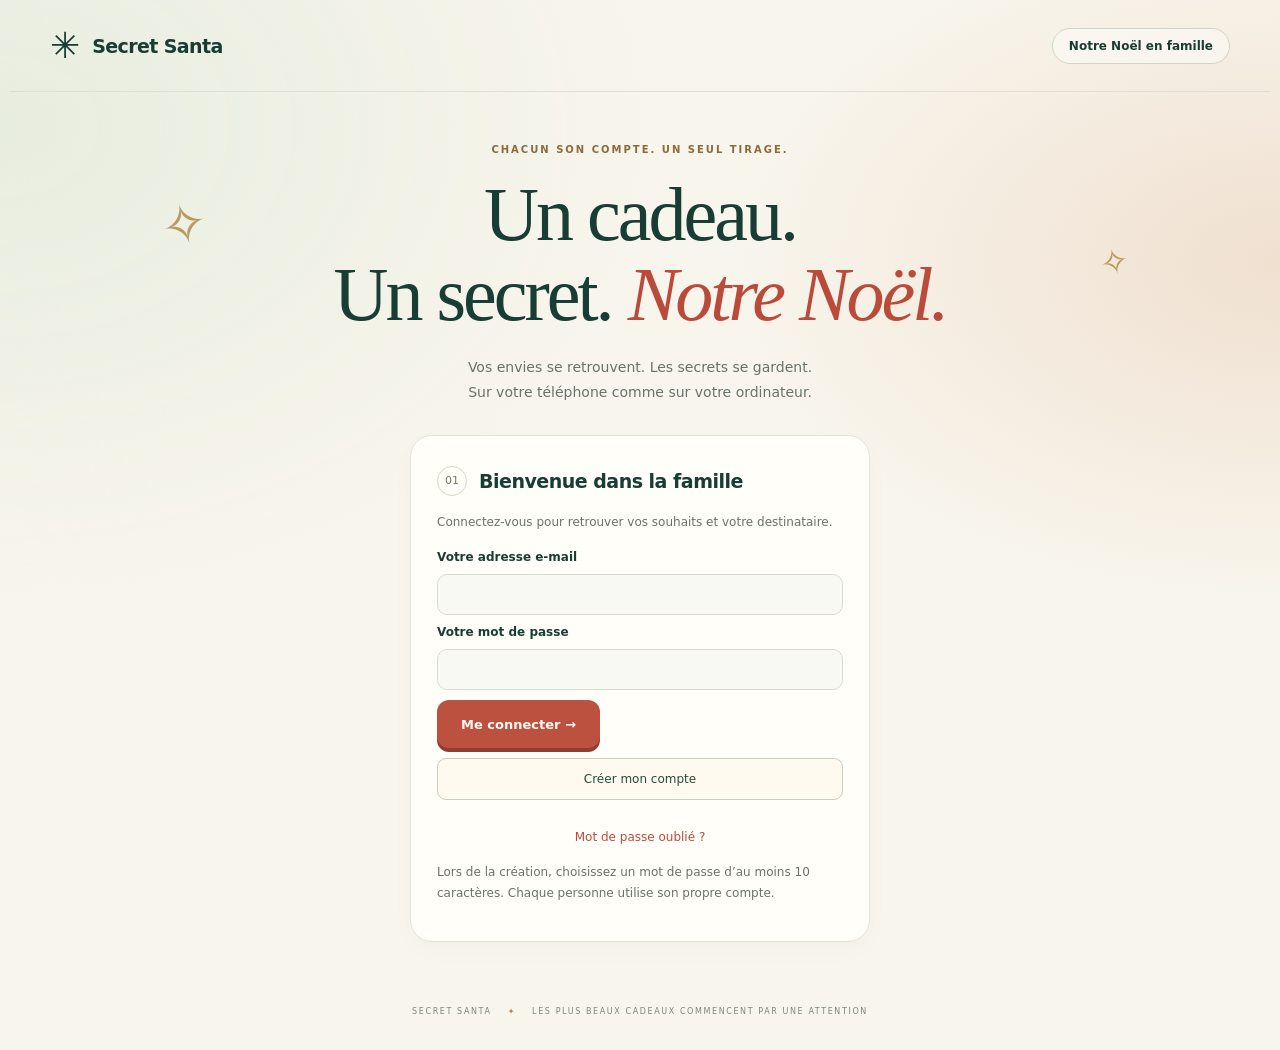
<file: index.html>
<!doctype html><html lang="fr"><head><meta charset="utf-8"><meta name="viewport" content="width=device-width,initial-scale=1"><meta name="referrer" content="no-referrer"><meta name="theme-color" content="#153e35"><title>Secret Santa — Notre Noël en famille</title><link rel="stylesheet" href="style.css"></head><body>
<header><a class="brand" href="./">✳ <span>Secret Santa</span></a><span class="tag">Notre Noël en famille</span></header>
<main><section class="intro"><span class="eyebrow">CHACUN SON COMPTE. UN SEUL TIRAGE.</span><h1>Un cadeau.<br>Un secret. <em>Notre Noël.</em></h1><p>Vos envies se retrouvent. Les secrets se gardent.<br>Sur votre téléphone comme sur votre ordinateur.</p></section>
<p id="message" class="notice" role="status" aria-live="polite"></p>
<section id="configuration" class="panel auth-panel" hidden><h2>Relions votre espace familial</h2><p class="muted">L’organisateur doit encore relier le site à son projet Supabase. Les comptes et la sauvegarde partagée ne sont pas encore activés.</p><p class="muted">Les étapes sont dans le guide SUPABASE.md du dépôt. Aucune clé secrète ne doit être ajoutée au site.</p></section>
<section id="auth" class="panel auth-panel" hidden><div class="section-title"><span class="step">01</span><h2>Bienvenue dans la famille</h2></div><p class="muted">Connectez-vous pour retrouver vos souhaits et votre destinataire.</p><p id="invite-hint" class="budget-badge" hidden>Une invitation vous attend. Connectez-vous ou créez un compte pour la rejoindre.</p><form id="auth-form" class="stack"><label for="email">Votre adresse e-mail</label><input id="email" type="email" required autocomplete="email" maxlength="254"><label for="password">Votre mot de passe</label><input id="password" type="password" required minlength="10" autocomplete="current-password"><button id="login" class="primary" type="submit">Me connecter →</button><button id="signup" class="secondary" type="button">Créer mon compte</button><button id="forgot" class="text-button" type="button">Mot de passe oublié ?</button></form><p class="muted">Lors de la création, choisissez un mot de passe d’au moins 10 caractères. Chaque personne utilise son propre compte.</p></section>
<section id="recovery" class="panel auth-panel" hidden><h2>Nouveau mot de passe</h2><form id="recovery-form" class="stack"><label for="new-password">Au moins 10 caractères</label><input id="new-password" type="password" minlength="10" required autocomplete="new-password"><button class="primary">Enregistrer mon mot de passe</button></form></section>
<div id="account" class="account-bar" hidden><span id="account-email"></span><button id="logout" class="secondary">Me déconnecter</button></div>
<section id="welcome" class="panel auth-panel" hidden><h2>Votre Noël commence ici</h2><p class="muted">Si un proche a déjà créé la famille, ouvrez son lien d’invitation personnel. Sinon, créez votre espace.</p><form id="create-form" class="stack"><label for="family-name">Nom de votre espace</label><input id="family-name" value="Notre Noël en famille" required maxlength="60"><label for="my-name">Je suis…</label><select id="my-name"><option>Théo</option><option>Eva</option><option>Lea</option><option>Elio</option><option>Lucas</option><option>Ella</option></select><button class="primary">Créer notre famille →</button></form></section>
<section id="family" hidden><div class="family-heading"><div><span class="eyebrow">VOTRE ESPACE PARTAGÉ</span><h2 id="family-title"></h2></div><label>Ma famille <select id="family-select" aria-label="Choisir une famille"></select></label><span id="sync-state" class="muted" role="status"></span></div>
<div class="layout"><section class="panel"><div class="section-title"><span class="step">01</span><h2>Les invités</h2></div><p class="muted" id="members-hint"></p><ul id="participants"></ul><p class="rules" id="joined-count"></p><div id="owner-budget" hidden><label for="budget">Budget maximum commun (€)</label><form id="budget-form"><input id="budget" type="number" min="0" max="100000" step="0.01" required value="50" inputmode="decimal"><button class="secondary">Enregistrer</button></form></div><p id="common-budget" class="budget-badge"></p></section>
<section class="roulette-panel"><div class="roulette-heading"><span class="eyebrow">UN TIRAGE. UN SECRET POUR CHACUN.</span><span class="spark">✧</span></div><div class="wheel-wrap"><div class="pointer"></div><div id="wheel" class="wheel"></div><div class="wheel-center">🎁<small>SECRET SANTA</small></div></div><div class="action"><span id="progress" class="eyebrow"></span><h2 id="turn" tabindex="-1"></h2><p id="hint"></p><button id="draw" class="primary" hidden>Effectuer le tirage familial →</button><button id="spin" class="primary" hidden>Découvrir mon destinataire →</button></div></section></div>
<section class="gift-settings"><div class="section-title"><span class="step">02</span><h2>Mes envies, mes petits indices</h2></div><p class="muted">Vos souhaits sont visibles dans la famille. Vous seul pouvez modifier les vôtres. Les modifications se synchronisent en quelques secondes.</p><form id="preferences-form" class="stack"><label for="my-wishes">Ma liste de souhaits · une idée par ligne</label><textarea id="my-wishes" maxlength="1000" rows="4" placeholder="Un livre, un jeu, une sortie…"></textarea><label for="personal-budget">Mon plafond pour le cadeau que j’offre (€)</label><input id="personal-budget" type="number" min="0" max="100000" step="0.01" inputmode="decimal" placeholder="Utiliser le budget commun"><p class="muted">Le budget est verrouillé après le tirage. Vos souhaits peuvent toujours évoluer.</p><button class="primary">Enregistrer mes envies</button></form><h3>Les envies de la famille</h3><div id="wishlists" class="wish-grid"></div></section></section>
<footer>SECRET SANTA <span>✦</span> LES PLUS BEAUX CADEAUX COMMENCENT PAR UNE ATTENTION</footer></main>
<dialog id="reveal"><div class="gift">🎁</div><span id="giver" class="eyebrow"></span><h2>Vous offrez un cadeau à…</h2><strong id="recipient"></strong><p id="reveal-budget" class="budget-badge"></p><section class="recipient-wishes"><h3>Ses idées cadeaux</h3><ul id="reveal-wishes"></ul></section><p>Ce résultat est sauvegardé. Vous le retrouverez à votre prochaine connexion.</p><button id="next" class="primary">Garder mon secret et fermer</button></dialog>
<script src="config.js"></script><script type="module" src="app.js"></script></body></html>
</file>
<file: style.css>
:root{--ink:#183d33;--muted:#68736a;--cream:#f8f5ec;--red:#ba4b3b;--line:#dedfd4;font-family:ui-sans-serif,system-ui,-apple-system,"Segoe UI",sans-serif;color:var(--ink);background:var(--cream);font-synthesis:none}*{box-sizing:border-box}html{scroll-behavior:smooth}body{margin:0;background:radial-gradient(ellipse at 0 12%,#e7eddf 0,transparent 36%),radial-gradient(ellipse at 100% 25%,#f0e0d0 0,transparent 30%);min-height:100vh}button,input,textarea{font:inherit}button,a,input,textarea{-webkit-tap-highlight-color:transparent}button{cursor:pointer}button:disabled{cursor:default;opacity:.5}a{color:inherit}header{max-width:1260px;margin:auto;padding:25px 40px;display:flex;justify-content:space-between;align-items:center;border-bottom:1px solid var(--line);gap:16px}.brand{text-decoration:none;display:flex;align-items:center;gap:12px;font-size:36px}.brand>span{font-size:19px;font-weight:750;letter-spacing:-.6px}.tag{text-decoration:none;border:1px solid #cfd6c7;border-radius:99px;padding:10px 16px;font-size:12px;font-weight:600;background:#ffffff65}.tag:hover{background:white}main{max-width:1160px;margin:auto;padding:0 36px}.intro{padding:46px 0 30px;text-align:center;position:relative}.intro:before,.intro:after{content:'✧';position:absolute;color:#b99a5e;font-size:56px;top:100px;left:6%;transform:rotate(-15deg)}.intro:after{left:auto;right:5%;top:150px;font-size:35px}.eyebrow{font-size:10px;letter-spacing:2px;font-weight:750;color:#8b6b3c}h1{font-family:Georgia,"Times New Roman",serif;font-size:clamp(44px,6.2vw,76px);line-height:1.05;letter-spacing:-3px;font-weight:400;margin:18px 0}h1 em{font-weight:400;color:var(--red)}.intro p{font-size:14px;color:var(--muted);line-height:1.8;margin:20px 0 0}.journey{display:flex;justify-content:center;gap:36px;margin:4px 0 28px;font-size:11px;color:#617261}.journey span{padding:9px 0;border-bottom:2px solid #d5d9c9}.layout{display:grid;grid-template-columns:320px minmax(0,1fr);gap:24px;align-items:stretch}.panel{background:#fffef9;border:1px solid #e2e3d8;border-radius:22px;padding:26px;box-shadow:0 8px 24px #173d3306}.section-title{display:flex;align-items:center;gap:12px}h2{font-size:19px;font-weight:650;letter-spacing:-.5px;margin:8px 0}.step{display:grid;place-items:center;font-size:11px;border:1px solid #d4d8c8;border-radius:50%;width:30px;height:30px;flex-shrink:0;color:#70805e}.muted{font-size:12px;line-height:1.7;color:var(--muted)}form{display:flex;gap:8px;margin-top:24px}input,textarea{width:100%;min-width:0;border:1px solid #d8ddce;border-radius:10px;background:#f8f9f2;padding:12px;color:var(--ink);font-size:13px}input::placeholder,textarea::placeholder{color:#8c9385}.add{width:44px;flex-shrink:0;border:0;border-radius:10px;background:var(--ink);color:white;font-size:24px}ul{list-style:none;padding:0;margin:14px 0}#participants li{display:flex;align-items:center;gap:12px;padding:9px 0;border-bottom:1px solid #edf0e5;font-size:14px;overflow-wrap:anywhere}.avatar{width:34px;height:34px;display:grid;place-items:center;border-radius:50%;background:#e7edde;color:#54704a;font-size:12px;font-weight:650;flex-shrink:0}li:nth-child(3n+2) .avatar{background:#f5e3da;color:#aa6450}li:nth-child(3n) .avatar{background:#f1e9cf;color:#987d42}.remove{border:0;background:none;color:#84917f;font-size:21px;margin-left:auto;min-width:32px;min-height:34px}.remove:hover{color:var(--red)}.rules{display:flex;align-items:center;gap:12px;background:#f1f4e9;border-radius:10px;padding:8px 13px;margin-top:20px;color:#657655}.rules p{font-size:11px;line-height:1.8}.text-button{border:0;background:none;color:var(--red);font-size:12px;padding:20px 0 0}.roulette-panel{background:#183f35;border:1px solid #285347;border-radius:24px;color:#fffaf0;text-align:center;overflow:hidden;min-width:0;padding:23px 30px 28px;position:relative;background-image:radial-gradient(ellipse at 50% 20%,#3d6252 0,transparent 65%);box-shadow:0 16px 30px #183f3514}.roulette-heading{display:flex;justify-content:space-between;align-items:center;margin-bottom:16px}.roulette-heading .eyebrow{color:#d2c39c;font-size:9px;letter-spacing:2px}.spark{font-size:23px;color:#dcc18b}.wheel-wrap{width:310px;height:310px;position:relative;margin:12px auto 25px;isolation:isolate}.wheel-wrap:before{content:'';position:absolute;inset:-9px;border:1px dashed #b79d665e;border-radius:50%}.wheel{position:relative;width:100%;height:100%;border:9px solid #eadfbd;border-radius:50%;overflow:hidden;box-shadow:0 0 0 4px #b1945b,0 18px 35px #0003;transition:transform 4s cubic-bezier(.14,.74,.12,1)}.wheel-label{position:absolute;top:50%;left:50%;width:50%;transform-origin:0 0;text-align:right;padding-right:23px;color:#fff9ec;font-size:16px;font-weight:650;text-shadow:0 1px 5px #0003;white-space:nowrap;overflow:hidden;text-overflow:ellipsis}.wheel-center{position:absolute;top:50%;left:50%;transform:translate(-50%,-50%);background:#fff8e8;border:5px solid #d8bd86;border-radius:50%;width:76px;height:76px;display:flex;flex-direction:column;justify-content:center;align-items:center;gap:5px;font-size:25px;box-shadow:0 3px 10px #0002;color:#7c6948}.wheel-center small{font-size:6px;font-weight:750;letter-spacing:1px}.pointer{position:absolute;z-index:2;top:-16px;left:calc(50% - 13px);border-left:13px solid transparent;border-right:13px solid transparent;border-top:30px solid #fff2d4;filter:drop-shadow(0 3px 2px #0005)}.action .eyebrow{color:#d7c28e;font-size:9px}.action h2{font-family:Georgia,serif;font-weight:400;letter-spacing:-.6px;font-size:28px;margin:12px 0}.action p{font-size:12px;line-height:1.7;color:#d0dbcf;min-height:21px;margin:10px auto;max-width:360px}.primary{border:0;border-radius:12px;padding:16px 24px;background:#bd5140;color:#fffaf2;font-size:13px;font-weight:650;box-shadow:0 4px 0 #903d32;transition:background .2s,translate .2s;min-height:48px}.primary:hover:enabled{background:#cf604d;translate:0 -1px}.action .primary{margin-top:10px;width:min(100%,310px)}.gift-settings{margin:36px 0 0;background:#fffef9;border:1px solid #e2e3d8;border-radius:22px;padding:28px}.gift-settings>.section-title h2{font-family:Georgia,serif;font-size:27px;font-weight:400}.gift-settings fieldset{border:0;padding:0;margin:0;min-width:0}.gift-settings label{display:block;font-size:11px;font-weight:650;line-height:1.6}.budget-bar{display:flex;justify-content:space-between;align-items:center;gap:20px;background:#edf1e5;border-radius:14px;margin:22px 0;padding:18px 22px}.budget-bar label{font-size:15px}.budget-bar .muted{margin:5px 0 0}.money-input{display:flex;align-items:center;gap:10px;flex-shrink:0}.money-input input{width:125px;background:#fffef9;border-color:#c8d2ba;font-size:25px;padding:10px 15px}.money-input span{font-family:Georgia,serif;font-size:28px}.wish-grid{display:grid;grid-template-columns:repeat(3,minmax(0,1fr));gap:16px;margin-bottom:22px}.wish-card{background:#faf8f1;border:1px solid #e6e4d8;border-radius:14px;padding:20px;min-width:0}.wish-card h3{font-family:Georgia,serif;font-size:25px;font-weight:400;color:#a34d3b;letter-spacing:-.5px;margin:0 0 18px;overflow-wrap:anywhere}.wish-card textarea{resize:vertical;min-height:100px;max-height:300px;margin:8px 0 16px;background:#fffefa;font-size:12px;line-height:1.7}.wish-card input{margin-top:8px;background:#fffefa;font-size:12px}.wish-card:focus-within{border-color:#b7c5a8}fieldset:disabled{opacity:.65}footer{text-align:center;color:#7c8975;font-size:8px;letter-spacing:1.6px;line-height:2;padding:30px 10px}footer span{color:#ac8950;padding:0 12px}dialog{border:1px solid #e1ddcd;border-radius:24px;padding:32px;color:var(--ink);background:#fffaf0;max-width:min(460px,92vw);max-height:90dvh;text-align:center;overflow-wrap:anywhere;box-shadow:0 25px 100px #0003}dialog::backdrop{background:#0d2922cf;backdrop-filter:blur(9px)}.gift{font-size:42px;margin-bottom:20px}dialog h2{font-family:Georgia,serif;font-size:24px;font-weight:400;margin-top:18px}dialog strong{display:block;font-family:Georgia,serif;font-size:52px;font-weight:400;color:var(--red);margin:16px 0}dialog p{font-size:12px;color:var(--muted);line-height:1.7}.budget-badge{background:#eaf0df;padding:12px;border-radius:9px;color:var(--ink)!important}.recipient-wishes{text-align:left;border-top:1px solid #e0dfd2;padding-top:10px;margin-top:18px}.recipient-wishes h3{font-size:12px;text-transform:uppercase;letter-spacing:1px}.recipient-wishes ul{max-height:160px;overflow:auto}.recipient-wishes li{font-size:13px;line-height:1.7;list-style:disc;margin-left:18px;padding:4px}.privacy{font-size:10px!important;margin-bottom:0}#error,#budget-error{font-size:12px;color:#a63d30;line-height:1.6}#error:empty,#budget-error:empty{display:none}.sr-only{position:absolute;width:1px;height:1px;overflow:hidden;clip:rect(0,0,0,0)}:focus-visible{outline:3px solid #b69246;outline-offset:4px}#turn:focus{outline:none}@media(max-width:800px){main{padding:0 20px}.layout{grid-template-columns:270px minmax(0,1fr);gap:16px}.panel{padding:20px}.roulette-panel{padding:20px 14px}.wheel-wrap{width:260px;height:260px}.action h2{font-size:24px}.wish-grid{grid-template-columns:repeat(2,minmax(0,1fr))}.journey{gap:20px}.intro:before,.intro:after{display:none}}@media(max-width:620px){header{padding:18px 20px}.brand>span{font-size:17px}.brand{font-size:30px}.tag{font-size:10px;padding:9px 11px}main{padding:0 16px}.intro{padding:34px 0 22px}h1{font-size:48px;letter-spacing:-2px}.intro p{font-size:12px;line-height:1.9}.eyebrow{font-size:8px;letter-spacing:1.5px}.journey{gap:12px;font-size:9px;margin:0 0 24px;flex-wrap:wrap}.layout{grid-template-columns:minmax(0,1fr);gap:18px}.panel{padding:22px}#participants{display:grid;grid-template-columns:repeat(2,minmax(0,1fr));column-gap:15px}#participants li{font-size:12px;gap:8px}.avatar{width:28px;height:28px}.remove{min-width:24px}.rules{margin-top:16px}.roulette-panel{padding:22px 18px 28px}.wheel-wrap{width:260px;height:260px;margin-bottom:28px}.gift-settings{padding:20px;margin-top:22px}.wish-grid{grid-template-columns:minmax(0,1fr)}.budget-bar{padding:16px;flex-wrap:wrap}.budget-bar label{font-size:13px}.gift-settings>.section-title h2{font-size:23px}dialog{padding:25px}footer{font-size:7px}.roulette-heading .eyebrow{font-size:8px}}@media(prefers-reduced-motion:reduce){html{scroll-behavior:auto}.wheel{transition-duration:.01s}.primary{transition:none}}

.wish-card summary{cursor:pointer;list-style:none;display:flex;align-items:center;justify-content:space-between;gap:12px;min-height:32px}.wish-card summary::-webkit-details-marker{display:none}.wish-card summary h3{margin:0}.wish-card summary span{font-size:10px;color:#7c805f;text-align:right;line-height:1.5}.wish-card[open] summary{padding-bottom:18px;margin-bottom:16px;border-bottom:1px solid #e1e2d5}.wish-card[open]{grid-row:span 2}.wish-grid{align-items:start}@media(max-width:620px){.wish-card{padding:17px}.wish-card[open]{grid-row:auto}}
[hidden]{display:none!important}.auth-panel{max-width:460px;margin:0 auto 32px}.stack{display:flex;flex-direction:column;gap:10px;margin:18px 0}.stack label{font-size:12px;font-weight:650}.stack textarea{resize:vertical;line-height:1.7}.stack .primary{align-self:flex-start}.secondary{border:1px solid #c7d0bf;background:#fffaf0;color:#244c3c;border-radius:9px;padding:10px 14px;font-size:12px;min-height:42px}.notice{max-width:900px;margin:0 auto 22px;padding:14px 20px;background:#e7eddf;border-radius:12px;font-size:13px;line-height:1.7;overflow-wrap:anywhere}.notice:empty{display:none}.notice.error{color:#923b2c;background:#f7e3d9}.account-bar{display:flex;align-items:center;justify-content:space-between;gap:12px;padding:14px 0 25px;font-size:12px;overflow-wrap:anywhere}.family-heading{display:flex;align-items:center;justify-content:space-between;gap:16px;flex-wrap:wrap;margin-bottom:22px}.family-heading h2{font-family:Georgia,serif;font-size:28px;font-weight:400}.family-heading label{font-size:11px}select{max-width:100%;border:1px solid #c7d0bf;border-radius:9px;background:#fffaf0;padding:10px;font:inherit;color:var(--ink)}.member-status{font-size:9px;margin-left:auto;color:#657655;white-space:nowrap}.invite-button{background:#edf1e5;border:0;border-radius:7px;padding:8px 6px;font-size:10px;color:#355646}#participants li{flex-wrap:wrap}#preferences-form{max-width:650px}#budget-form{gap:6px}#budget-form input{min-width:0}#owner-budget>label{font-size:12px}#common-budget{font-size:12px}.wish-text{white-space:pre-wrap;font-size:13px;line-height:1.8;overflow-wrap:anywhere}#joined-count{font-size:12px;padding:14px}.account-bar>span{min-width:0}#my-wishes{min-height:120px}@media(max-width:620px){#participants{display:block}.family-heading{align-items:flex-start}.family-heading label{display:flex;align-items:center;gap:10px}.account-bar{font-size:10px}.account-bar button{flex-shrink:0}}
</file>
